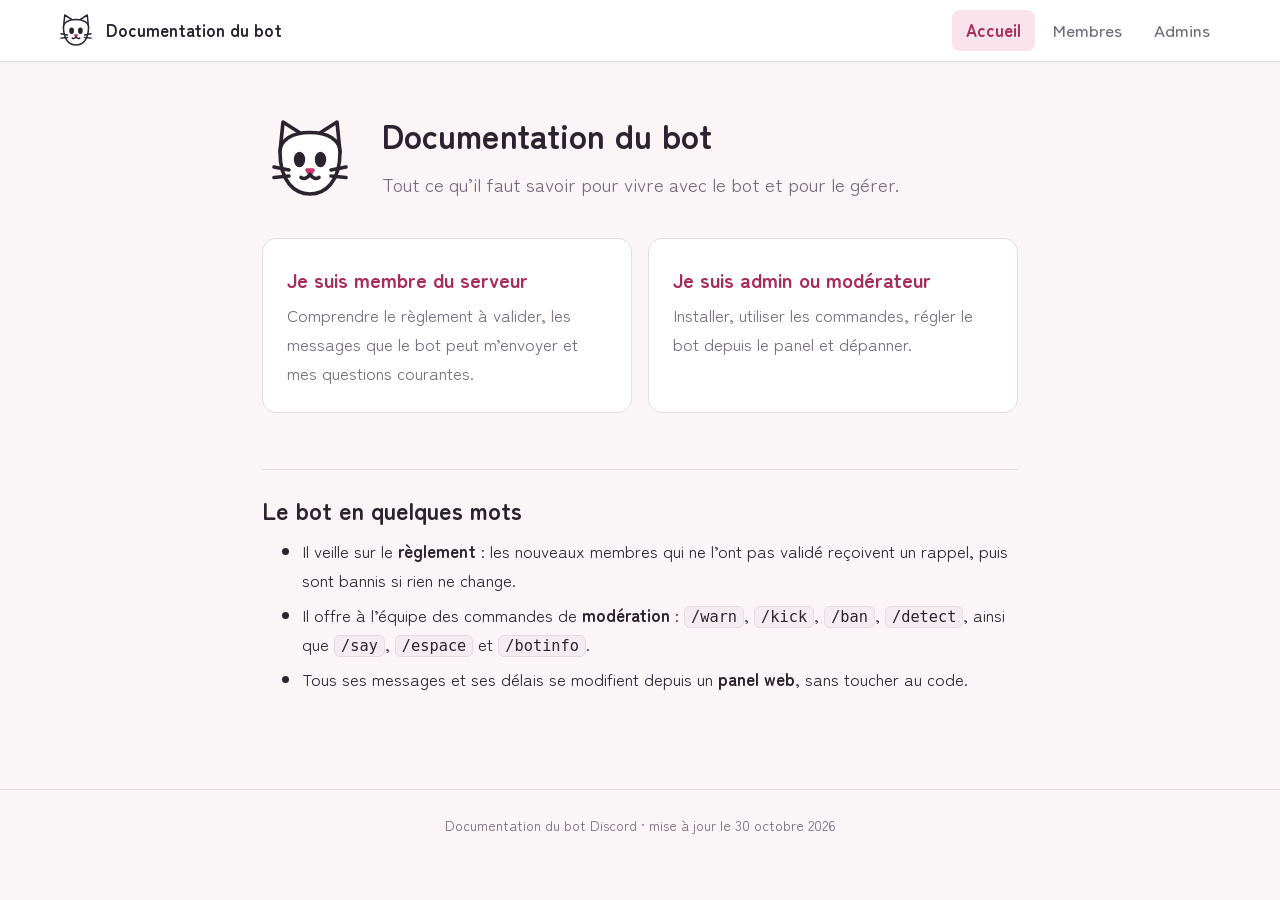
<file: docs/index.html>
<!DOCTYPE html>
<html lang="fr">
<head>
<meta charset="utf-8">
<meta name="viewport" content="width=device-width, initial-scale=1">
<title>Documentation du bot</title>
<meta name="description" content="Guides pour les membres et pour les admins du bot Discord et de son panel.">
<link rel="preconnect" href="https://fonts.googleapis.com">
<link rel="preconnect" href="https://fonts.gstatic.com" crossorigin>
<link rel="stylesheet" href="https://fonts.googleapis.com/css2?family=Zen+Maru+Gothic:wght@400;500;700&amp;display=swap">
<link rel="stylesheet" href="style.css">
</head>
<body>
<header class="top">
<a class="brand" href="index.html"><span class="neko"><svg viewBox="0 0 64 64" fill="none" stroke="currentColor" stroke-width="2.4" stroke-linecap="round" stroke-linejoin="round" aria-hidden="true"><path d="M12 28 14 8 28 17M52 28 50 8 36 17"/><path d="M12 28C12 48 22 56 32 56 42 56 52 48 52 28 52 20 44 15 32 15 20 15 12 20 12 28Z" fill="var(--surface)"/><ellipse cx="25" cy="33" rx="2.6" ry="4" fill="currentColor"/><ellipse cx="39" cy="33" rx="2.6" ry="4" fill="currentColor"/><path d="M30 40h4l-2 3z" fill="var(--accent)" stroke="var(--accent)"/><path d="M32 43Q29 47 26 45M32 43Q35 47 38 45M8 38l10 2M8 45l10-1M56 38l-10 2M56 45l-10-1"/></svg></span><span>Documentation du bot</span></a>
<nav aria-label="Navigation"><a href="index.html" aria-current="page">Accueil</a><a href="membres.html">Membres</a><a href="admins.html">Admins</a></nav>
</header>
<main class="doc">

<div class="hero"><span class="neko"><svg viewBox="0 0 64 64" fill="none" stroke="currentColor" stroke-width="2.4" stroke-linecap="round" stroke-linejoin="round" aria-hidden="true"><path d="M12 28 14 8 28 17M52 28 50 8 36 17"/><path d="M12 28C12 48 22 56 32 56 42 56 52 48 52 28 52 20 44 15 32 15 20 15 12 20 12 28Z" fill="var(--surface)"/><ellipse cx="25" cy="33" rx="2.6" ry="4" fill="currentColor"/><ellipse cx="39" cy="33" rx="2.6" ry="4" fill="currentColor"/><path d="M30 40h4l-2 3z" fill="var(--accent)" stroke="var(--accent)"/><path d="M32 43Q29 47 26 45M32 43Q35 47 38 45M8 38l10 2M8 45l10-1M56 38l-10 2M56 45l-10-1"/></svg></span><div><h1>Documentation du bot</h1>
<p class="lead" style="margin:0">Tout ce qu’il faut savoir pour vivre avec le bot et pour le gérer.</p></div></div>
<div class="choices">
<a class="choice" href="membres.html"><strong>Je suis membre du serveur</strong><span>Comprendre le règlement à valider, les messages que le bot peut m’envoyer et mes questions courantes.</span></a>
<a class="choice" href="admins.html"><strong>Je suis admin ou modérateur</strong><span>Installer, utiliser les commandes, régler le bot depuis le panel et dépanner.</span></a>
</div>
<h2>Le bot en quelques mots</h2>
<ul>
<li>Il veille sur le <strong>règlement</strong> : les nouveaux membres qui ne l’ont pas validé reçoivent un rappel, puis sont bannis si rien ne change.</li>
<li>Il offre à l’équipe des commandes de <strong>modération</strong> : <code>/warn</code>, <code>/kick</code>, <code>/ban</code>, <code>/detect</code>, ainsi que <code>/say</code>, <code>/espace</code> et <code>/botinfo</code>.</li>
<li>Tous ses messages et ses délais se modifient depuis un <strong>panel web</strong>, sans toucher au code.</li>
</ul>

</main>
<footer>Documentation du bot Discord · mise à jour le 30 octobre 2026</footer>
</body>
</html>
</file>
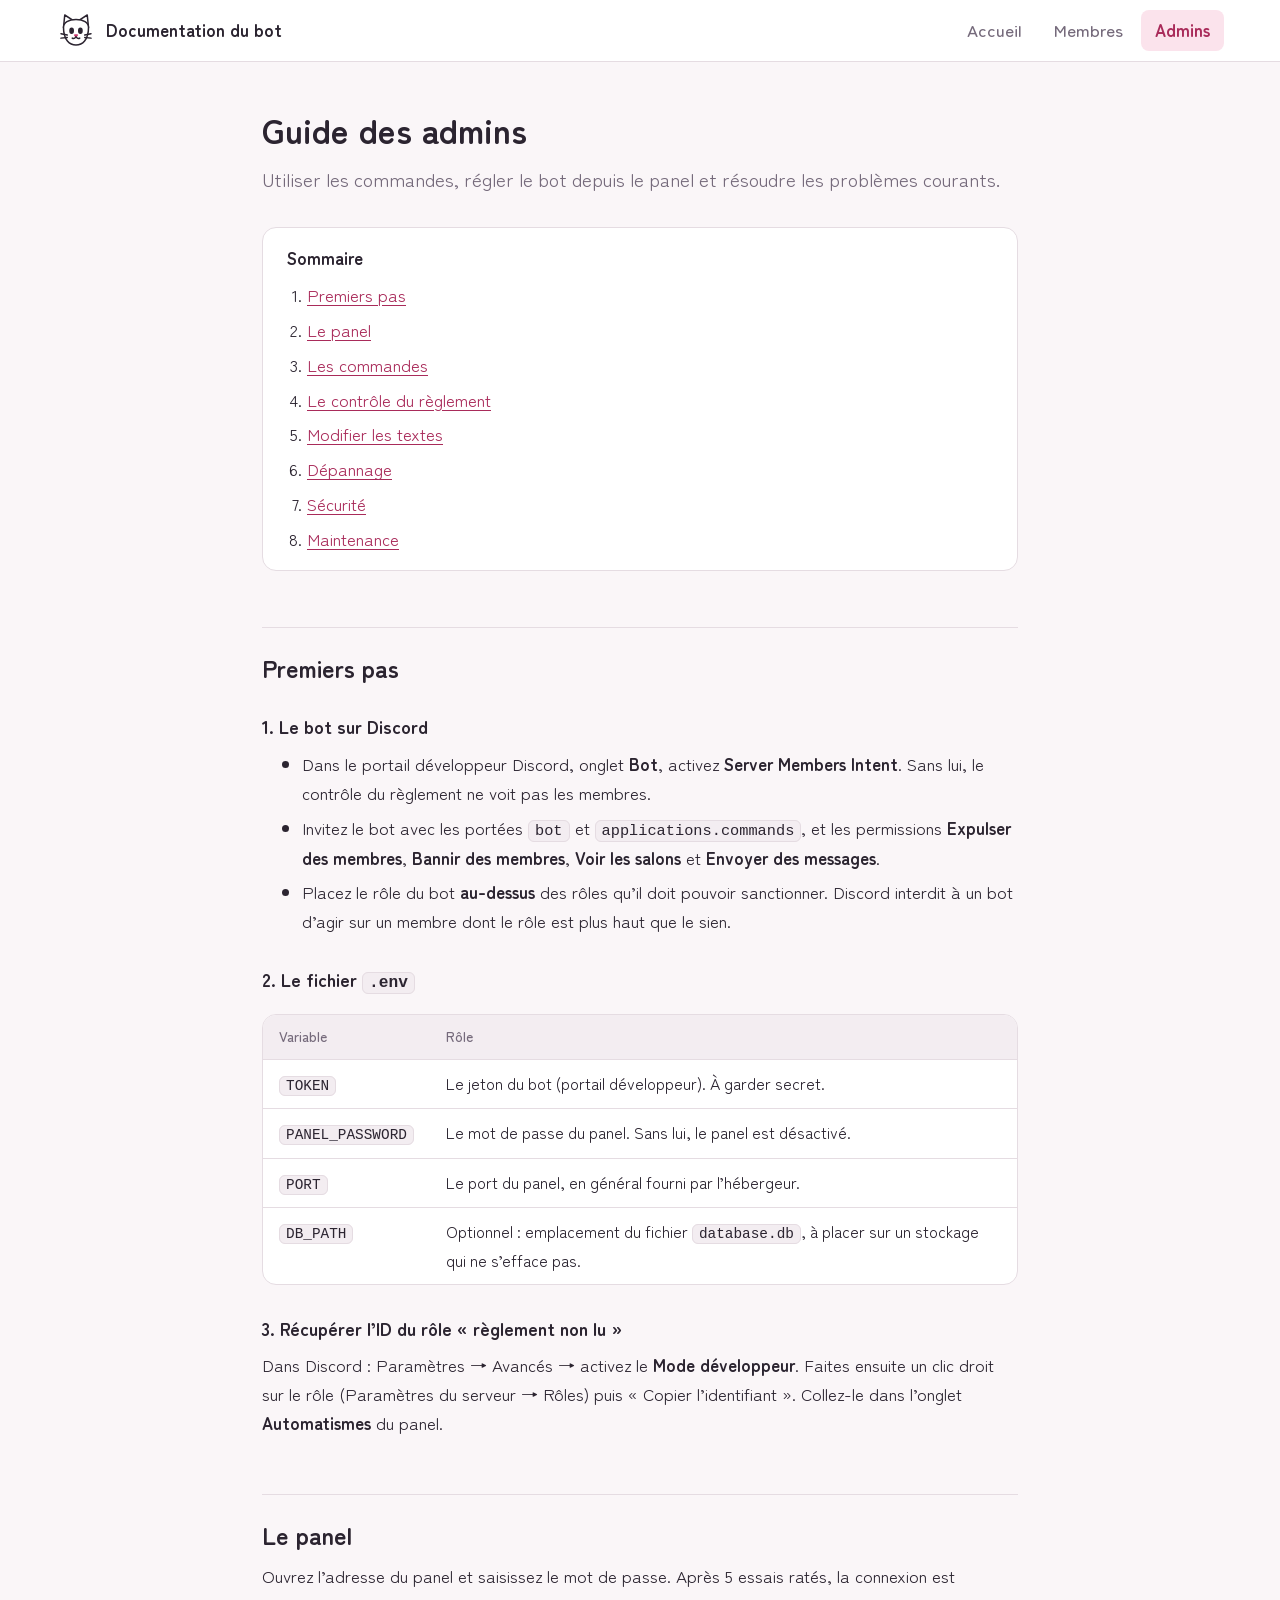
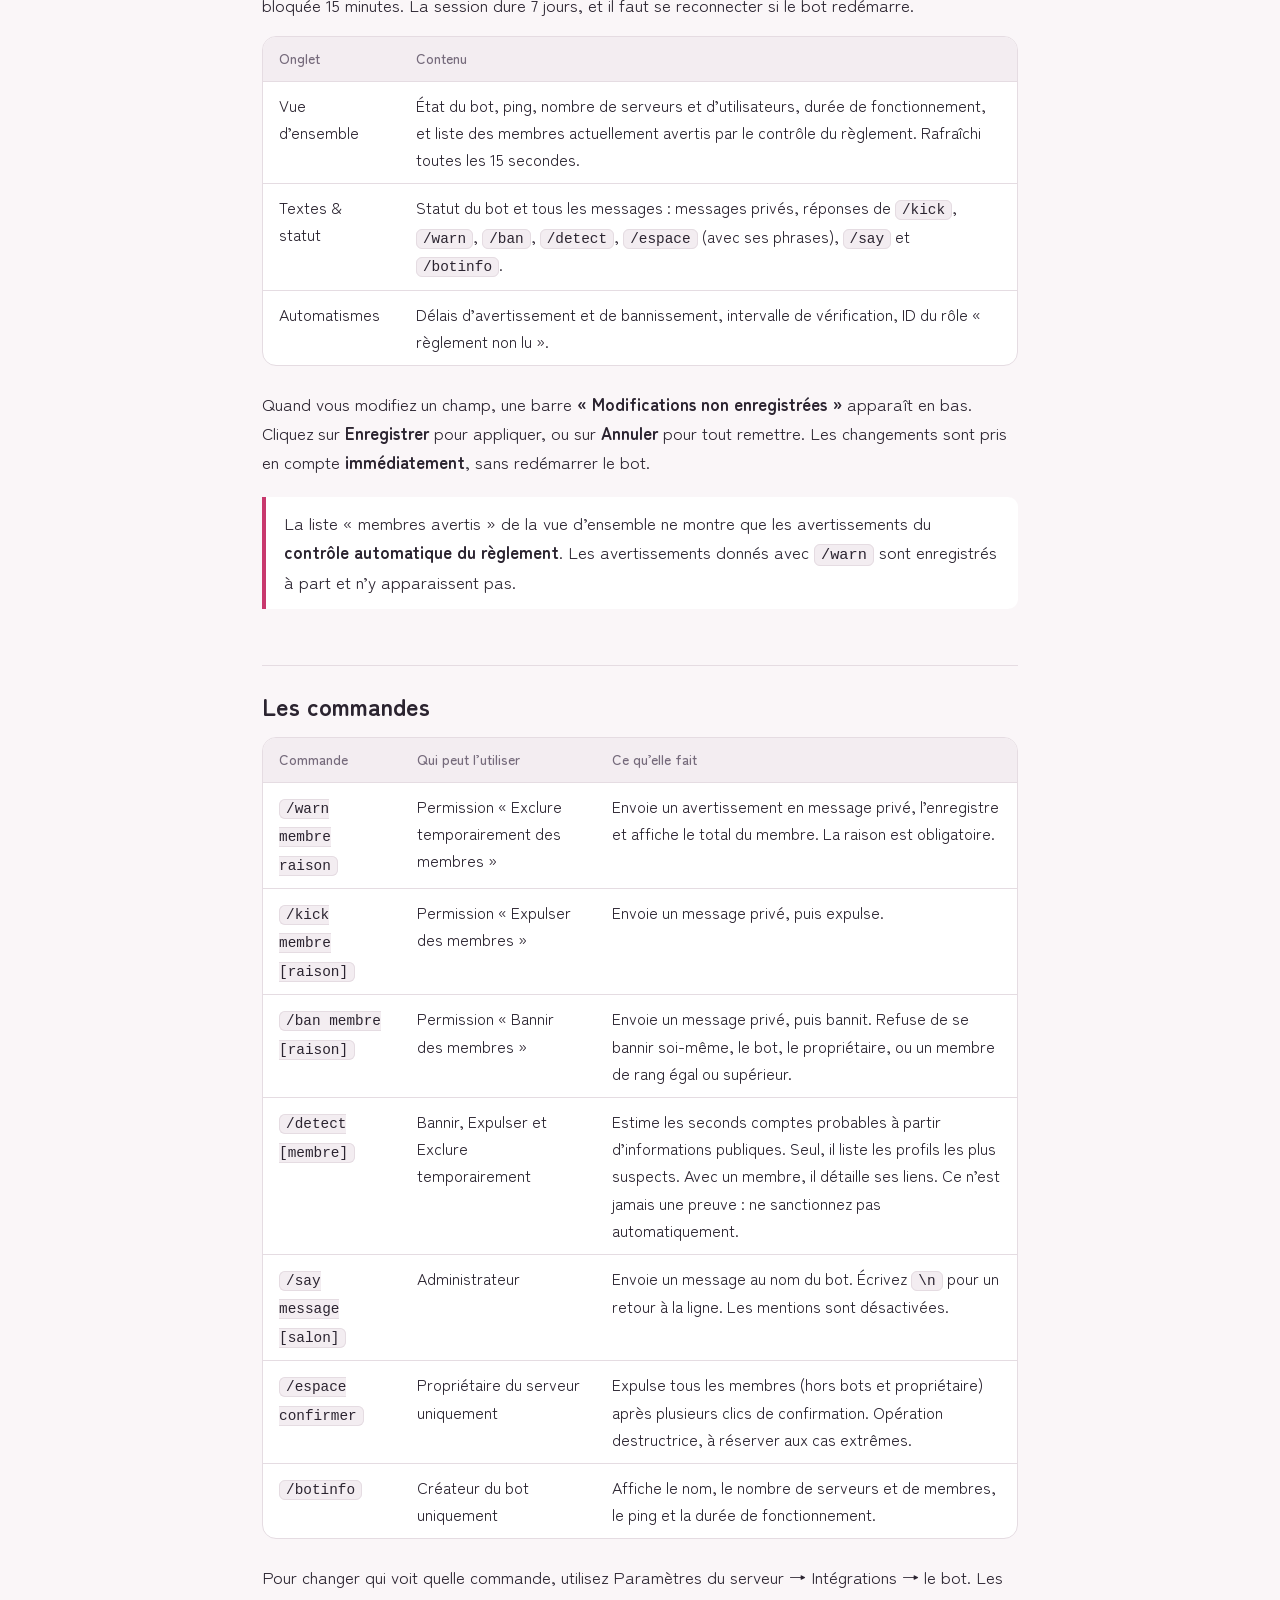
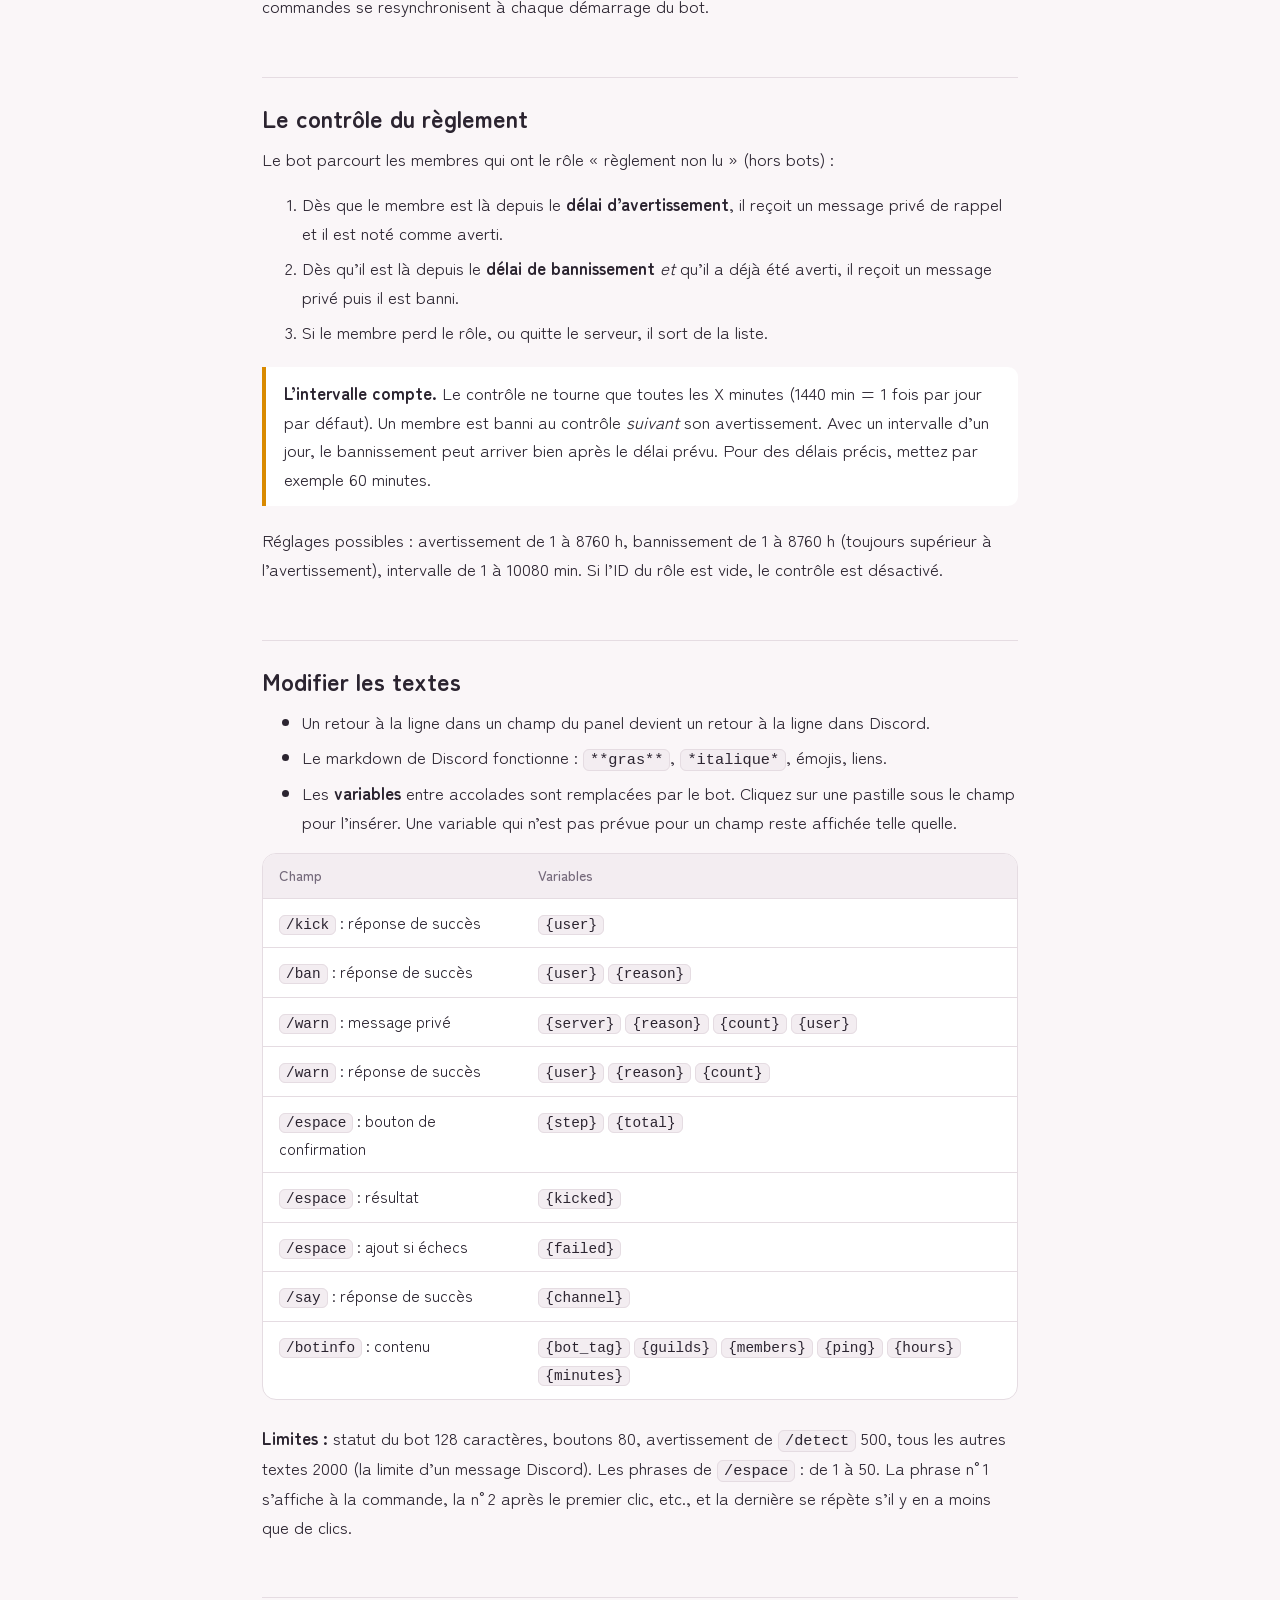
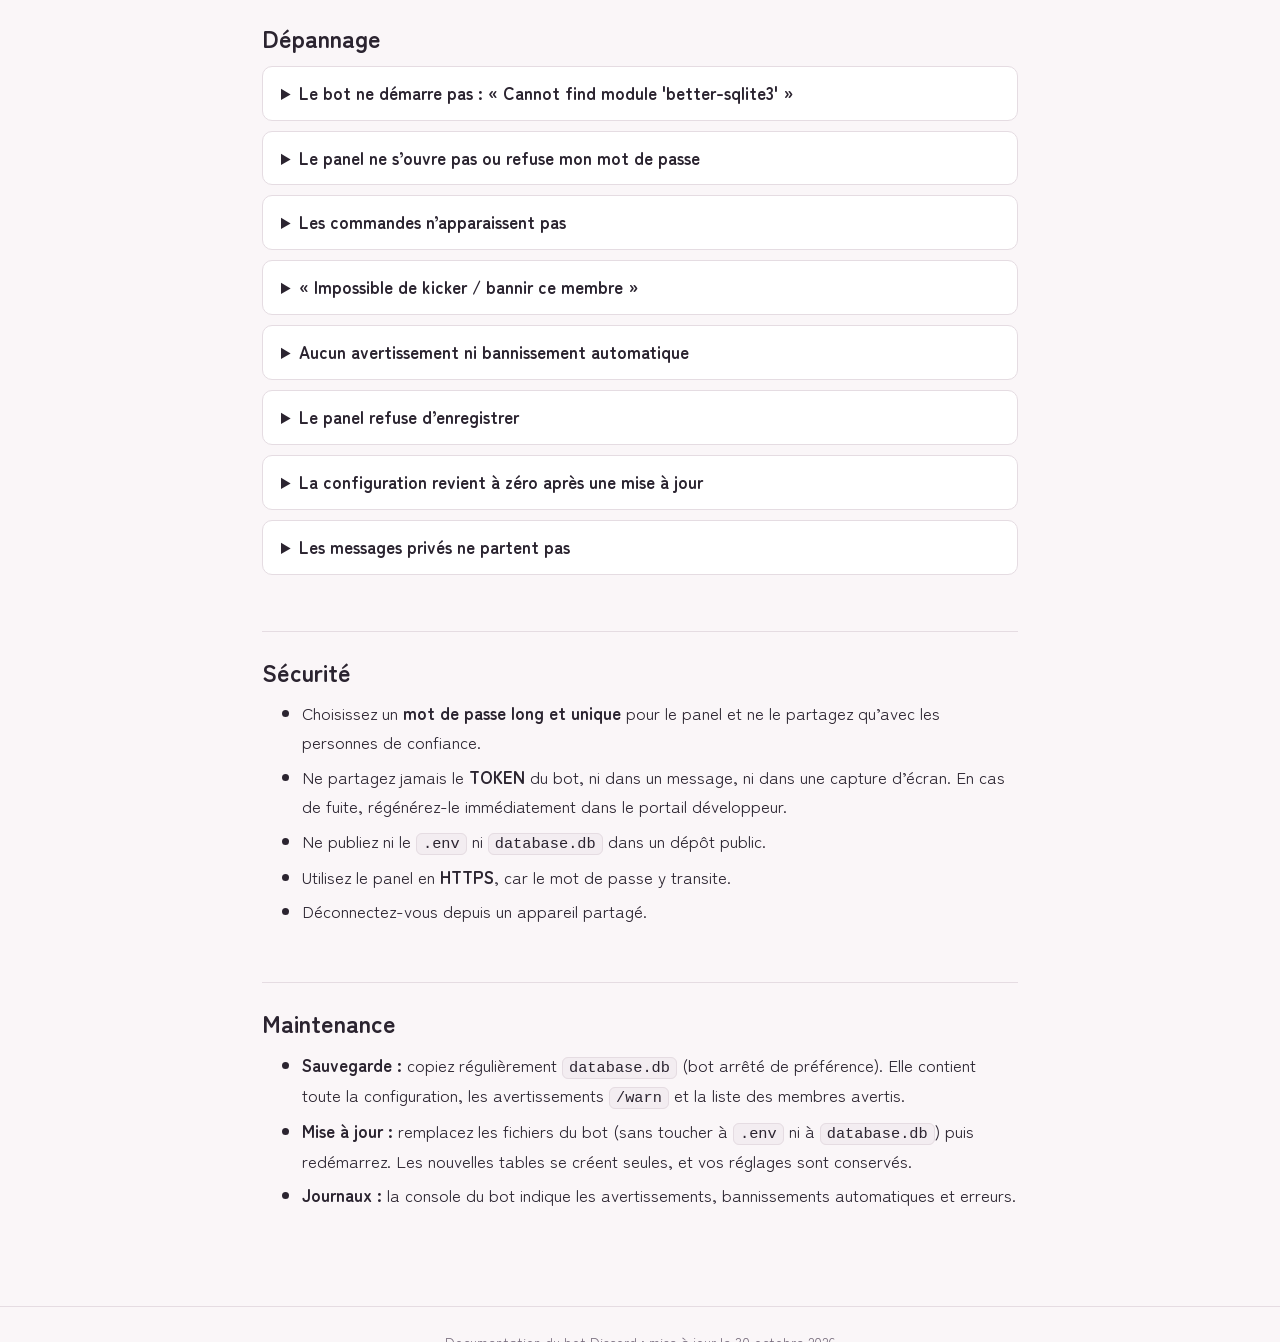
<file: docs/admins.html>
<!DOCTYPE html>
<html lang="fr">
<head>
<meta charset="utf-8">
<meta name="viewport" content="width=device-width, initial-scale=1">
<title>Guide des admins · Documentation du bot</title>
<meta name="description" content="Installer, utiliser et régler le bot et son panel.">
<link rel="preconnect" href="https://fonts.googleapis.com">
<link rel="preconnect" href="https://fonts.gstatic.com" crossorigin>
<link rel="stylesheet" href="https://fonts.googleapis.com/css2?family=Zen+Maru+Gothic:wght@400;500;700&amp;display=swap">
<link rel="stylesheet" href="style.css">
</head>
<body>
<header class="top">
<a class="brand" href="index.html"><span class="neko"><svg viewBox="0 0 64 64" fill="none" stroke="currentColor" stroke-width="2.4" stroke-linecap="round" stroke-linejoin="round" aria-hidden="true"><path d="M12 28 14 8 28 17M52 28 50 8 36 17"/><path d="M12 28C12 48 22 56 32 56 42 56 52 48 52 28 52 20 44 15 32 15 20 15 12 20 12 28Z" fill="var(--surface)"/><ellipse cx="25" cy="33" rx="2.6" ry="4" fill="currentColor"/><ellipse cx="39" cy="33" rx="2.6" ry="4" fill="currentColor"/><path d="M30 40h4l-2 3z" fill="var(--accent)" stroke="var(--accent)"/><path d="M32 43Q29 47 26 45M32 43Q35 47 38 45M8 38l10 2M8 45l10-1M56 38l-10 2M56 45l-10-1"/></svg></span><span>Documentation du bot</span></a>
<nav aria-label="Navigation"><a href="index.html">Accueil</a><a href="membres.html">Membres</a><a href="admins.html" aria-current="page">Admins</a></nav>
</header>
<main class="doc">

<h1>Guide des admins</h1>
<p class="lead">Utiliser les commandes, régler le bot depuis le panel et résoudre les problèmes courants.</p>

<div class="toc"><strong>Sommaire</strong><ol>
<li><a href="#demarrage">Premiers pas</a></li>
<li><a href="#panel">Le panel</a></li>
<li><a href="#commandes">Les commandes</a></li>
<li><a href="#reglement">Le contrôle du règlement</a></li>
<li><a href="#textes">Modifier les textes</a></li>
<li><a href="#depannage">Dépannage</a></li>
<li><a href="#securite">Sécurité</a></li>
<li><a href="#maintenance">Maintenance</a></li>
</ol></div>

<h2 id="demarrage">Premiers pas</h2>
<h3>1. Le bot sur Discord</h3>
<ul>
<li>Dans le portail développeur Discord, onglet <strong>Bot</strong>, activez <strong>Server Members Intent</strong>. Sans lui, le contrôle du règlement ne voit pas les membres.</li>
<li>Invitez le bot avec les portées <code>bot</code> et <code>applications.commands</code>, et les permissions <strong>Expulser des membres</strong>, <strong>Bannir des membres</strong>, <strong>Voir les salons</strong> et <strong>Envoyer des messages</strong>.</li>
<li>Placez le rôle du bot <strong>au-dessus</strong> des rôles qu’il doit pouvoir sanctionner. Discord interdit à un bot d’agir sur un membre dont le rôle est plus haut que le sien.</li>
</ul>
<h3>2. Le fichier <code>.env</code></h3>
<div class="tablewrap"><table>
<thead><tr><th>Variable</th><th>Rôle</th></tr></thead>
<tbody>
<tr><td><code>TOKEN</code></td><td>Le jeton du bot (portail développeur). À garder secret.</td></tr>
<tr><td><code>PANEL_PASSWORD</code></td><td>Le mot de passe du panel. Sans lui, le panel est désactivé.</td></tr>
<tr><td><code>PORT</code></td><td>Le port du panel, en général fourni par l’hébergeur.</td></tr>
<tr><td><code>DB_PATH</code></td><td>Optionnel : emplacement du fichier <code>database.db</code>, à placer sur un stockage qui ne s’efface pas.</td></tr>
</tbody></table></div>
<h3>3. Récupérer l’ID du rôle « règlement non lu »</h3>
<p>Dans Discord : Paramètres → Avancés → activez le <strong>Mode développeur</strong>. Faites ensuite un clic droit sur le rôle (Paramètres du serveur → Rôles) puis « Copier l’identifiant ». Collez-le dans l’onglet <strong>Automatismes</strong> du panel.</p>

<h2 id="panel">Le panel</h2>
<p>Ouvrez l’adresse du panel et saisissez le mot de passe. Après 5 essais ratés, la connexion est bloquée 15 minutes. La session dure 7 jours, et il faut se reconnecter si le bot redémarre.</p>
<div class="tablewrap"><table>
<thead><tr><th>Onglet</th><th>Contenu</th></tr></thead>
<tbody>
<tr><td>Vue d’ensemble</td><td>État du bot, ping, nombre de serveurs et d’utilisateurs, durée de fonctionnement, et liste des membres actuellement avertis par le contrôle du règlement. Rafraîchi toutes les 15 secondes.</td></tr>
<tr><td>Textes &amp; statut</td><td>Statut du bot et tous les messages : messages privés, réponses de <code>/kick</code>, <code>/warn</code>, <code>/ban</code>, <code>/detect</code>, <code>/espace</code> (avec ses phrases), <code>/say</code> et <code>/botinfo</code>.</td></tr>
<tr><td>Automatismes</td><td>Délais d’avertissement et de bannissement, intervalle de vérification, ID du rôle « règlement non lu ».</td></tr>
</tbody></table></div>
<p>Quand vous modifiez un champ, une barre <strong>« Modifications non enregistrées »</strong> apparaît en bas. Cliquez sur <strong>Enregistrer</strong> pour appliquer, ou sur <strong>Annuler</strong> pour tout remettre. Les changements sont pris en compte <strong>immédiatement</strong>, sans redémarrer le bot.</p>
<div class="callout"><p>La liste « membres avertis » de la vue d’ensemble ne montre que les avertissements du <strong>contrôle automatique du règlement</strong>. Les avertissements donnés avec <code>/warn</code> sont enregistrés à part et n’y apparaissent pas.</p></div>

<h2 id="commandes">Les commandes</h2>
<div class="tablewrap"><table>
<thead><tr><th>Commande</th><th>Qui peut l’utiliser</th><th>Ce qu’elle fait</th></tr></thead>
<tbody>
<tr><td><code>/warn membre raison</code></td><td>Permission « Exclure temporairement des membres »</td><td>Envoie un avertissement en message privé, l’enregistre et affiche le total du membre. La raison est obligatoire.</td></tr>
<tr><td><code>/kick membre [raison]</code></td><td>Permission « Expulser des membres »</td><td>Envoie un message privé, puis expulse.</td></tr>
<tr><td><code>/ban membre [raison]</code></td><td>Permission « Bannir des membres »</td><td>Envoie un message privé, puis bannit. Refuse de se bannir soi-même, le bot, le propriétaire, ou un membre de rang égal ou supérieur.</td></tr>
<tr><td><code>/detect [membre]</code></td><td>Bannir, Expulser et Exclure temporairement</td><td>Estime les seconds comptes probables à partir d’informations publiques. Seul, il liste les profils les plus suspects. Avec un membre, il détaille ses liens. Ce n’est jamais une preuve : ne sanctionnez pas automatiquement.</td></tr>
<tr><td><code>/say message [salon]</code></td><td>Administrateur</td><td>Envoie un message au nom du bot. Écrivez <code>\n</code> pour un retour à la ligne. Les mentions sont désactivées.</td></tr>
<tr><td><code>/espace confirmer</code></td><td>Propriétaire du serveur uniquement</td><td>Expulse tous les membres (hors bots et propriétaire) après plusieurs clics de confirmation. Opération destructrice, à réserver aux cas extrêmes.</td></tr>
<tr><td><code>/botinfo</code></td><td>Créateur du bot uniquement</td><td>Affiche le nom, le nombre de serveurs et de membres, le ping et la durée de fonctionnement.</td></tr>
</tbody></table></div>
<p>Pour changer qui voit quelle commande, utilisez Paramètres du serveur → Intégrations → le bot. Les commandes se resynchronisent à chaque démarrage du bot.</p>

<h2 id="reglement">Le contrôle du règlement</h2>
<p>Le bot parcourt les membres qui ont le rôle « règlement non lu » (hors bots) :</p>
<ol>
<li>Dès que le membre est là depuis le <strong>délai d’avertissement</strong>, il reçoit un message privé de rappel et il est noté comme averti.</li>
<li>Dès qu’il est là depuis le <strong>délai de bannissement</strong> <em>et</em> qu’il a déjà été averti, il reçoit un message privé puis il est banni.</li>
<li>Si le membre perd le rôle, ou quitte le serveur, il sort de la liste.</li>
</ol>
<div class="callout warn"><p><strong>L’intervalle compte.</strong> Le contrôle ne tourne que toutes les X minutes (1440 min = 1 fois par jour par défaut). Un membre est banni au contrôle <em>suivant</em> son avertissement. Avec un intervalle d’un jour, le bannissement peut arriver bien après le délai prévu. Pour des délais précis, mettez par exemple 60 minutes.</p></div>
<p>Réglages possibles : avertissement de 1 à 8760 h, bannissement de 1 à 8760 h (toujours supérieur à l’avertissement), intervalle de 1 à 10080 min. Si l’ID du rôle est vide, le contrôle est désactivé.</p>

<h2 id="textes">Modifier les textes</h2>
<ul>
<li>Un retour à la ligne dans un champ du panel devient un retour à la ligne dans Discord.</li>
<li>Le markdown de Discord fonctionne : <code>**gras**</code>, <code>*italique*</code>, émojis, liens.</li>
<li>Les <strong>variables</strong> entre accolades sont remplacées par le bot. Cliquez sur une pastille sous le champ pour l’insérer. Une variable qui n’est pas prévue pour un champ reste affichée telle quelle.</li>
</ul>
<div class="tablewrap"><table>
<thead><tr><th>Champ</th><th>Variables</th></tr></thead>
<tbody>
<tr><td><code>/kick</code> : réponse de succès</td><td><code>{user}</code></td></tr>
<tr><td><code>/ban</code> : réponse de succès</td><td><code>{user}</code> <code>{reason}</code></td></tr>
<tr><td><code>/warn</code> : message privé</td><td><code>{server}</code> <code>{reason}</code> <code>{count}</code> <code>{user}</code></td></tr>
<tr><td><code>/warn</code> : réponse de succès</td><td><code>{user}</code> <code>{reason}</code> <code>{count}</code></td></tr>
<tr><td><code>/espace</code> : bouton de confirmation</td><td><code>{step}</code> <code>{total}</code></td></tr>
<tr><td><code>/espace</code> : résultat</td><td><code>{kicked}</code></td></tr>
<tr><td><code>/espace</code> : ajout si échecs</td><td><code>{failed}</code></td></tr>
<tr><td><code>/say</code> : réponse de succès</td><td><code>{channel}</code></td></tr>
<tr><td><code>/botinfo</code> : contenu</td><td><code>{bot_tag}</code> <code>{guilds}</code> <code>{members}</code> <code>{ping}</code> <code>{hours}</code> <code>{minutes}</code></td></tr>
</tbody></table></div>
<p><strong>Limites :</strong> statut du bot 128 caractères, boutons 80, avertissement de <code>/detect</code> 500, tous les autres textes 2000 (la limite d’un message Discord). Les phrases de <code>/espace</code> : de 1 à 50. La phrase n°1 s’affiche à la commande, la n°2 après le premier clic, etc., et la dernière se répète s’il y en a moins que de clics.</p>

<h2 id="depannage">Dépannage</h2>
<details><summary>Le bot ne démarre pas : « Cannot find module 'better-sqlite3' »</summary>
<p>Avec Node 24, il faut <code>better-sqlite3</code> en version 12 ou plus. Vérifiez <code>package.json</code>, supprimez <code>node_modules</code> puis relancez l’installation des paquets.</p></details>
<details><summary>Le panel ne s’ouvre pas ou refuse mon mot de passe</summary>
<p>Si <code>PANEL_PASSWORD</code> est absent du <code>.env</code>, le panel est désactivé et la console le signale. Après 5 erreurs, patientez 15 minutes. Mot de passe oublié : changez-le dans le <code>.env</code> et redémarrez.</p></details>
<details><summary>Les commandes n’apparaissent pas</summary>
<p>Redémarrez le bot, elles se resynchronisent au démarrage. Vérifiez que le bot a été invité avec la portée <code>applications.commands</code>.</p></details>
<details><summary>« Impossible de kicker / bannir ce membre »</summary>
<p>Le rôle du bot doit être plus haut que celui du membre dans Paramètres du serveur → Rôles. Le propriétaire du serveur ne peut jamais être sanctionné.</p></details>
<details><summary>Aucun avertissement ni bannissement automatique</summary>
<p>Vérifiez dans l’ordre : l’ID du rôle est renseigné et correct, Server Members Intent est activé, l’intervalle de vérification n’est pas trop long, et le membre a bien le rôle « règlement non lu ». Rappel : le bannissement exige un avertissement préalable.</p></details>
<details><summary>Le panel refuse d’enregistrer</summary>
<p>Un message rouge dans la barre du bas explique le champ à corriger. Cas courant : le délai de bannissement n’est pas supérieur au délai d’avertissement, ou un champ est vide.</p></details>
<details><summary>La configuration revient à zéro après une mise à jour</summary>
<p>Le fichier <code>database.db</code> a été effacé. Placez-le sur un stockage persistant (variable <code>DB_PATH</code>) et ne le supprimez pas lors des mises à jour.</p></details>
<details><summary>Les messages privés ne partent pas</summary>
<p>Le membre a fermé ses messages privés. Le bot l’ignore et poursuit l’action (sanction ou enregistrement) ; <code>/warn</code> et <code>/detect</code> le signalent dans leur réponse.</p></details>

<h2 id="securite">Sécurité</h2>
<ul>
<li>Choisissez un <strong>mot de passe long et unique</strong> pour le panel et ne le partagez qu’avec les personnes de confiance.</li>
<li>Ne partagez jamais le <strong>TOKEN</strong> du bot, ni dans un message, ni dans une capture d’écran. En cas de fuite, régénérez-le immédiatement dans le portail développeur.</li>
<li>Ne publiez ni le <code>.env</code> ni <code>database.db</code> dans un dépôt public.</li>
<li>Utilisez le panel en <strong>HTTPS</strong>, car le mot de passe y transite.</li>
<li>Déconnectez-vous depuis un appareil partagé.</li>
</ul>

<h2 id="maintenance">Maintenance</h2>
<ul>
<li><strong>Sauvegarde :</strong> copiez régulièrement <code>database.db</code> (bot arrêté de préférence). Elle contient toute la configuration, les avertissements <code>/warn</code> et la liste des membres avertis.</li>
<li><strong>Mise à jour :</strong> remplacez les fichiers du bot (sans toucher à <code>.env</code> ni à <code>database.db</code>) puis redémarrez. Les nouvelles tables se créent seules, et vos réglages sont conservés.</li>
<li><strong>Journaux :</strong> la console du bot indique les avertissements, bannissements automatiques et erreurs.</li>
</ul>

</main>
<footer>Documentation du bot Discord · mise à jour le 30 octobre 2026</footer>
</body>
</html>
</file>
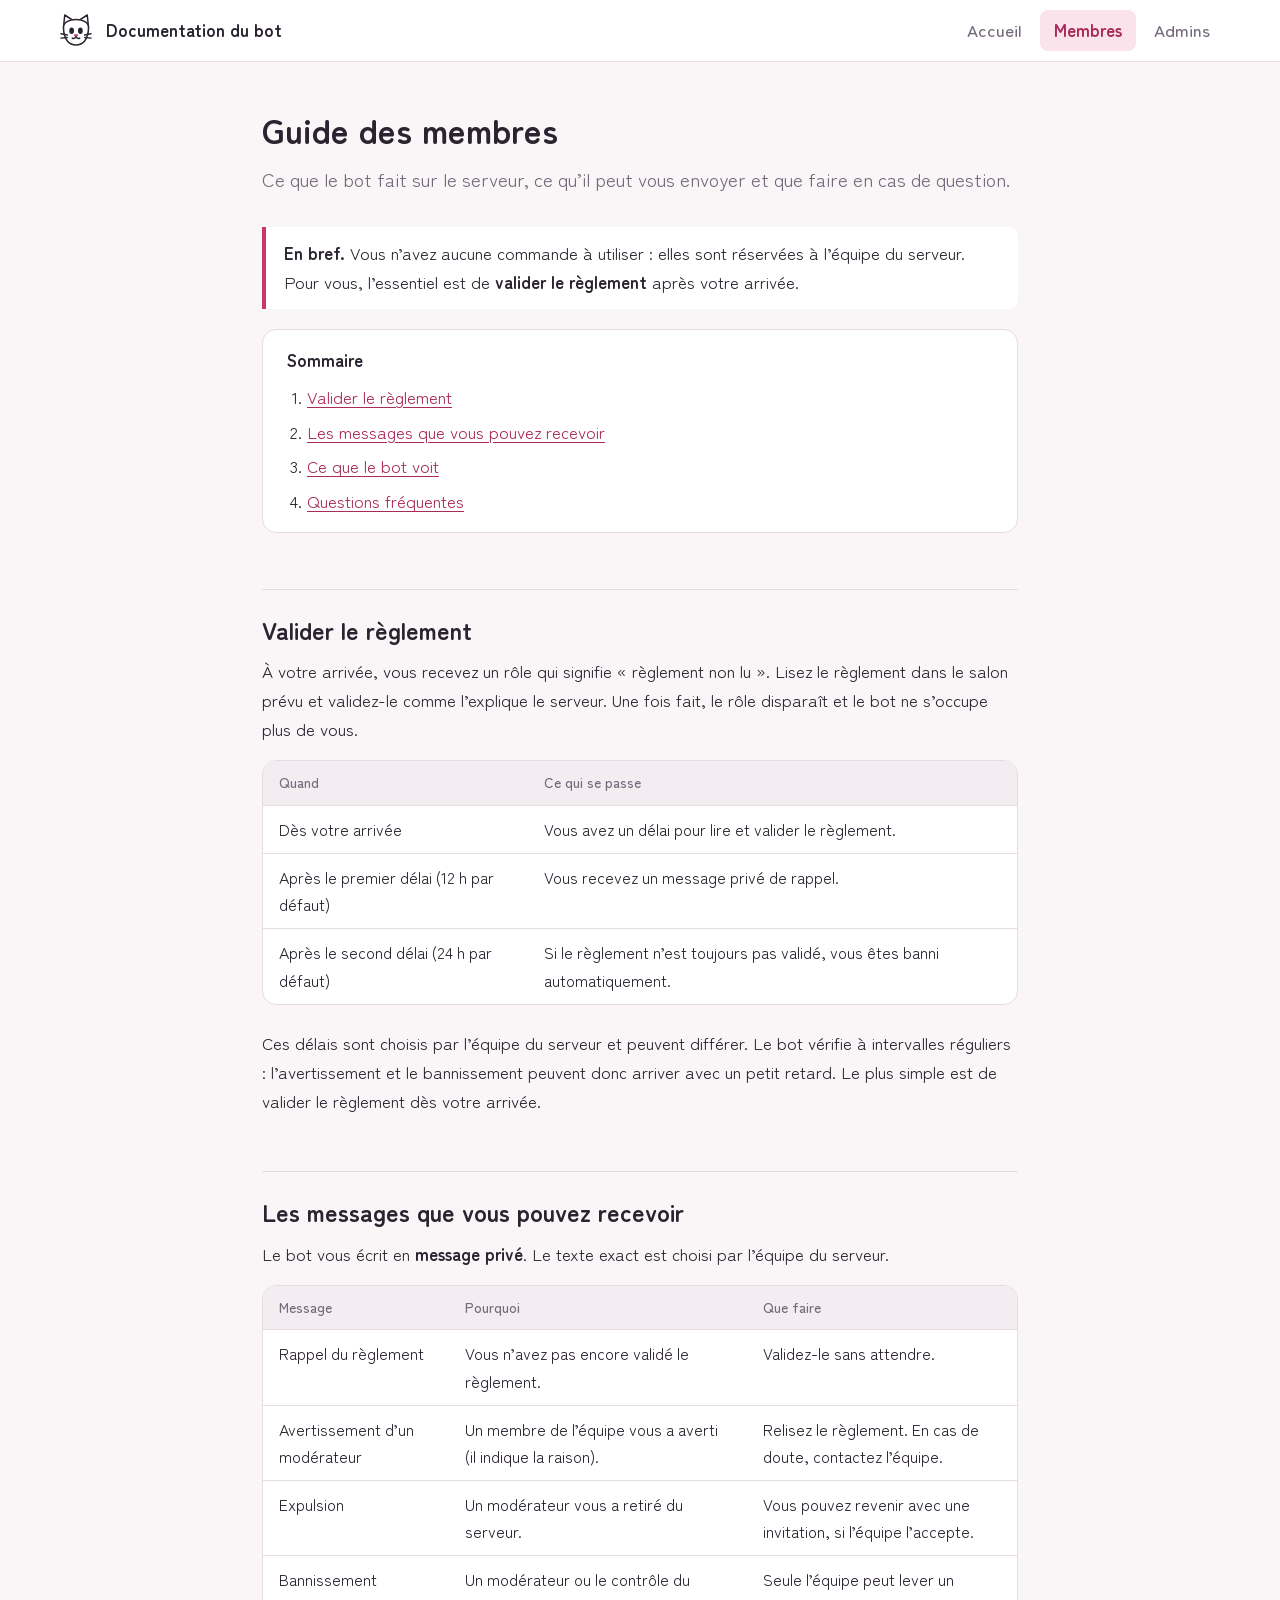
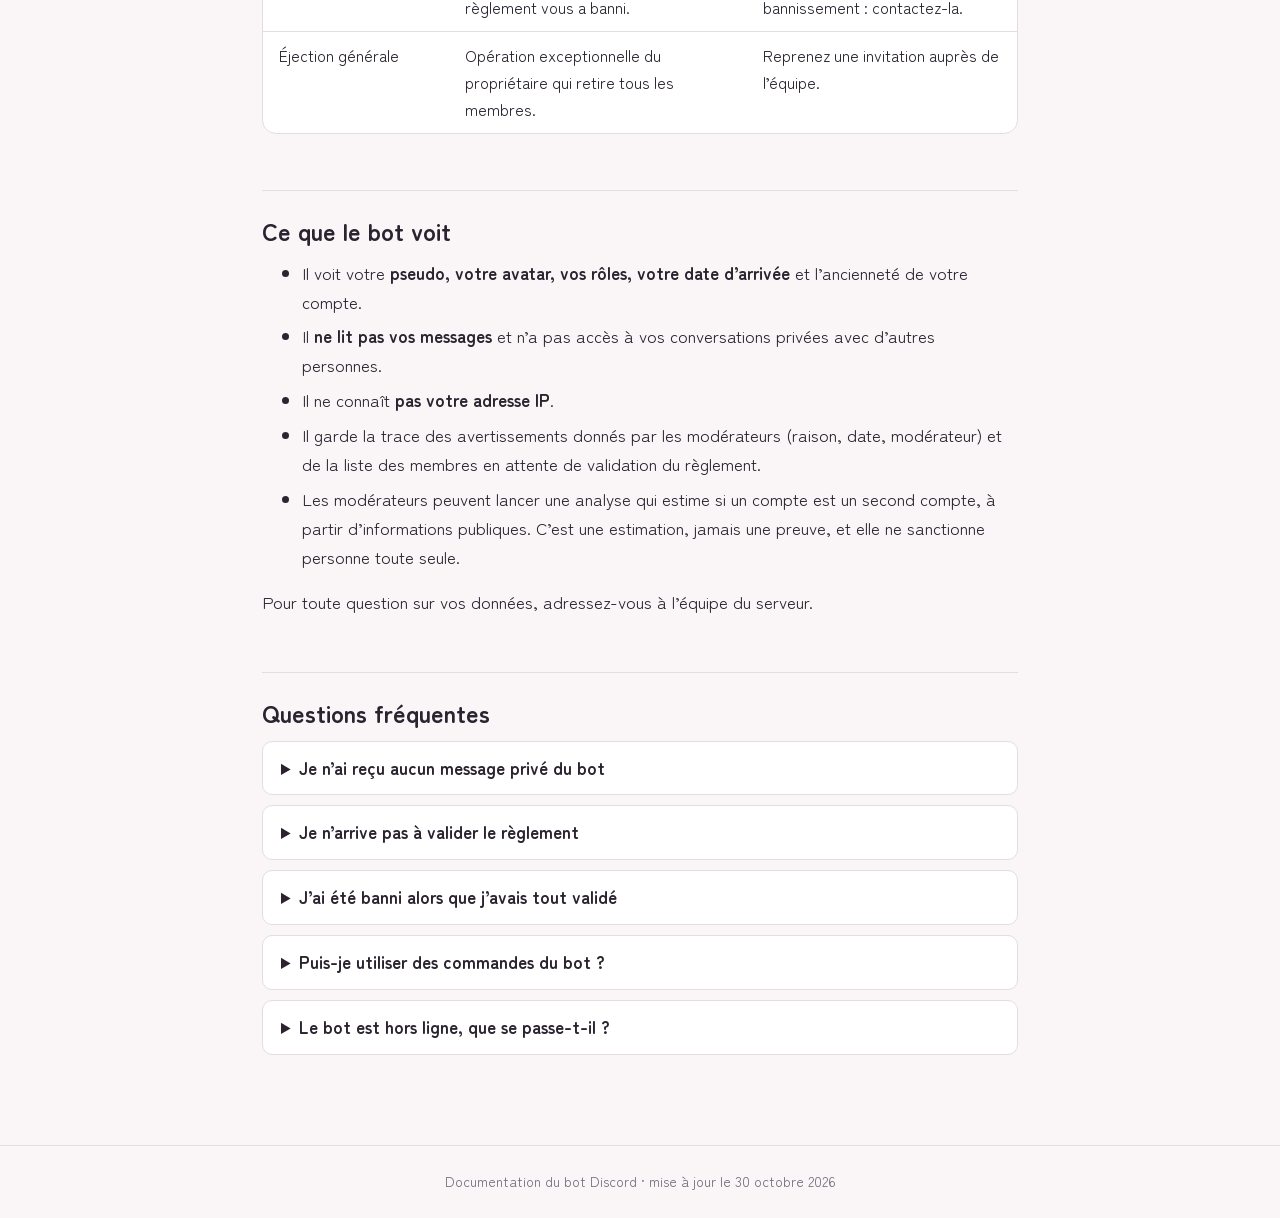
<file: docs/membres.html>
<!DOCTYPE html>
<html lang="fr">
<head>
<meta charset="utf-8">
<meta name="viewport" content="width=device-width, initial-scale=1">
<title>Guide des membres · Documentation du bot</title>
<meta name="description" content="Ce que le bot fait pour les membres du serveur.">
<link rel="preconnect" href="https://fonts.googleapis.com">
<link rel="preconnect" href="https://fonts.gstatic.com" crossorigin>
<link rel="stylesheet" href="https://fonts.googleapis.com/css2?family=Zen+Maru+Gothic:wght@400;500;700&amp;display=swap">
<link rel="stylesheet" href="style.css">
</head>
<body>
<header class="top">
<a class="brand" href="index.html"><span class="neko"><svg viewBox="0 0 64 64" fill="none" stroke="currentColor" stroke-width="2.4" stroke-linecap="round" stroke-linejoin="round" aria-hidden="true"><path d="M12 28 14 8 28 17M52 28 50 8 36 17"/><path d="M12 28C12 48 22 56 32 56 42 56 52 48 52 28 52 20 44 15 32 15 20 15 12 20 12 28Z" fill="var(--surface)"/><ellipse cx="25" cy="33" rx="2.6" ry="4" fill="currentColor"/><ellipse cx="39" cy="33" rx="2.6" ry="4" fill="currentColor"/><path d="M30 40h4l-2 3z" fill="var(--accent)" stroke="var(--accent)"/><path d="M32 43Q29 47 26 45M32 43Q35 47 38 45M8 38l10 2M8 45l10-1M56 38l-10 2M56 45l-10-1"/></svg></span><span>Documentation du bot</span></a>
<nav aria-label="Navigation"><a href="index.html">Accueil</a><a href="membres.html" aria-current="page">Membres</a><a href="admins.html">Admins</a></nav>
</header>
<main class="doc">

<h1>Guide des membres</h1>
<p class="lead">Ce que le bot fait sur le serveur, ce qu’il peut vous envoyer et que faire en cas de question.</p>
<div class="callout"><p><strong>En bref.</strong> Vous n’avez aucune commande à utiliser : elles sont réservées à l’équipe du serveur. Pour vous, l’essentiel est de <strong>valider le règlement</strong> après votre arrivée.</p></div>

<div class="toc"><strong>Sommaire</strong><ol>
<li><a href="#reglement">Valider le règlement</a></li>
<li><a href="#messages">Les messages que vous pouvez recevoir</a></li>
<li><a href="#vie-privee">Ce que le bot voit</a></li>
<li><a href="#faq">Questions fréquentes</a></li>
</ol></div>

<h2 id="reglement">Valider le règlement</h2>
<p>À votre arrivée, vous recevez un rôle qui signifie « règlement non lu ». Lisez le règlement dans le salon prévu et validez-le comme l’explique le serveur. Une fois fait, le rôle disparaît et le bot ne s’occupe plus de vous.</p>
<div class="tablewrap"><table>
<thead><tr><th>Quand</th><th>Ce qui se passe</th></tr></thead>
<tbody>
<tr><td>Dès votre arrivée</td><td>Vous avez un délai pour lire et valider le règlement.</td></tr>
<tr><td>Après le premier délai (12 h par défaut)</td><td>Vous recevez un message privé de rappel.</td></tr>
<tr><td>Après le second délai (24 h par défaut)</td><td>Si le règlement n’est toujours pas validé, vous êtes banni automatiquement.</td></tr>
</tbody></table></div>
<p>Ces délais sont choisis par l’équipe du serveur et peuvent différer. Le bot vérifie à intervalles réguliers : l’avertissement et le bannissement peuvent donc arriver avec un petit retard. Le plus simple est de valider le règlement dès votre arrivée.</p>

<h2 id="messages">Les messages que vous pouvez recevoir</h2>
<p>Le bot vous écrit en <strong>message privé</strong>. Le texte exact est choisi par l’équipe du serveur.</p>
<div class="tablewrap"><table>
<thead><tr><th>Message</th><th>Pourquoi</th><th>Que faire</th></tr></thead>
<tbody>
<tr><td>Rappel du règlement</td><td>Vous n’avez pas encore validé le règlement.</td><td>Validez-le sans attendre.</td></tr>
<tr><td>Avertissement d’un modérateur</td><td>Un membre de l’équipe vous a averti (il indique la raison).</td><td>Relisez le règlement. En cas de doute, contactez l’équipe.</td></tr>
<tr><td>Expulsion</td><td>Un modérateur vous a retiré du serveur.</td><td>Vous pouvez revenir avec une invitation, si l’équipe l’accepte.</td></tr>
<tr><td>Bannissement</td><td>Un modérateur ou le contrôle du règlement vous a banni.</td><td>Seule l’équipe peut lever un bannissement : contactez-la.</td></tr>
<tr><td>Éjection générale</td><td>Opération exceptionnelle du propriétaire qui retire tous les membres.</td><td>Reprenez une invitation auprès de l’équipe.</td></tr>
</tbody></table></div>

<h2 id="vie-privee">Ce que le bot voit</h2>
<ul>
<li>Il voit votre <strong>pseudo, votre avatar, vos rôles, votre date d’arrivée</strong> et l’ancienneté de votre compte.</li>
<li>Il <strong>ne lit pas vos messages</strong> et n’a pas accès à vos conversations privées avec d’autres personnes.</li>
<li>Il ne connaît <strong>pas votre adresse IP</strong>.</li>
<li>Il garde la trace des avertissements donnés par les modérateurs (raison, date, modérateur) et de la liste des membres en attente de validation du règlement.</li>
<li>Les modérateurs peuvent lancer une analyse qui estime si un compte est un second compte, à partir d’informations publiques. C’est une estimation, jamais une preuve, et elle ne sanctionne personne toute seule.</li>
</ul>
<p>Pour toute question sur vos données, adressez-vous à l’équipe du serveur.</p>

<h2 id="faq">Questions fréquentes</h2>
<details><summary>Je n’ai reçu aucun message privé du bot</summary>
<p>Vos messages privés sont peut-être fermés. Dans Discord : paramètres du serveur → « Messages privés » (autoriser les membres du serveur). Même sans message reçu, les règles s’appliquent quand même.</p></details>
<details><summary>Je n’arrive pas à valider le règlement</summary>
<p>Suivez la procédure indiquée dans le salon du règlement. Si ça ne fonctionne pas, prévenez l’équipe rapidement, avant la fin du délai.</p></details>
<details><summary>J’ai été banni alors que j’avais tout validé</summary>
<p>Contactez l’équipe du serveur par un autre moyen que le serveur lui-même, si elle en propose un. Le bot ne peut pas annuler un bannissement : seule l’équipe le peut.</p></details>
<details><summary>Puis-je utiliser des commandes du bot ?</summary>
<p>Non. Les commandes sont réservées aux modérateurs, aux administrateurs et au propriétaire.</p></details>
<details><summary>Le bot est hors ligne, que se passe-t-il ?</summary>
<p>Pendant ce temps, aucun rappel ni bannissement automatique n’est envoyé. Le contrôle reprend dès que le bot revient.</p></details>

</main>
<footer>Documentation du bot Discord · mise à jour le 30 octobre 2026</footer>
</body>
</html>
</file>
<file: docs/style.css>
:root {
  color-scheme: light dark;
  --bg: #faf6f8; --surface: #ffffff; --sunken: #f3edf1; --line: #e5dce2;
  --ink: #2b2430; --muted: #756a7b; --accent: #c8386d; --accent-ink: #a92b5a; --accent-soft: #fbe3ec;
  font-family: "Zen Maru Gothic", "Hiragino Maru Gothic ProN", "Nunito", "Segoe UI", system-ui, sans-serif;
}
@media (prefers-color-scheme: dark) {
  :root { --bg: #17131b; --surface: #211b27; --sunken: #1a1520; --line: #352c3d; --ink: #f0e9f2; --muted: #a89bae; --accent: #ff7aa8; --accent-ink: #ff9bbd; --accent-soft: #3b2230; }
}
* { box-sizing: border-box; }
html { scroll-behavior: smooth; scroll-padding-top: 80px; }
body { margin: 0; background: var(--bg); color: var(--ink); font-size: 17px; line-height: 1.7; }
a { color: var(--accent-ink); text-underline-offset: 3px; }
:focus-visible { outline: 2px solid var(--accent); outline-offset: 2px; }
.neko { display: inline-block; width: 40px; height: 40px; color: var(--ink); flex: none; }
.neko svg { display: block; width: 100%; height: 100%; }

.top { position: sticky; top: 0; z-index: 5; display: flex; flex-wrap: wrap; align-items: center; justify-content: space-between; gap: 8px 24px; padding: 10px clamp(16px, 5vw, 56px); background: var(--surface); border-bottom: 1px solid var(--line); }
.brand { display: flex; align-items: center; gap: 10px; font-weight: 700; color: var(--ink); text-decoration: none; }
.top nav { display: flex; gap: 4px; flex-wrap: wrap; }
.top nav a { padding: 6px 14px; border-radius: 8px; color: var(--muted); text-decoration: none; font-weight: 500; }
.top nav a:hover { background: var(--sunken); color: var(--ink); }
.top nav a[aria-current=page] { background: var(--accent-soft); color: var(--accent-ink); font-weight: 700; }

.doc { max-width: 820px; margin: 0 auto; padding: 48px clamp(16px, 5vw, 32px) 80px; }
h1 { font-size: 34px; line-height: 1.2; margin: 0 0 12px; }
h2 { font-size: 24px; line-height: 1.3; margin: 56px 0 12px; padding-top: 24px; border-top: 1px solid var(--line); }
h3 { font-size: 18px; margin: 28px 0 8px; }
.lead { font-size: 19px; color: var(--muted); margin: 0 0 32px; }
p, ul, ol { margin: 0 0 16px; }
li { margin-bottom: 6px; }
code { background: var(--sunken); border: 1px solid var(--line); border-radius: 6px; padding: 1px 6px; font-size: .9em; font-family: ui-monospace, Consolas, monospace; }
.toc { background: var(--surface); border: 1px solid var(--line); border-radius: 14px; padding: 16px 24px 8px; margin-bottom: 8px; }
.toc ol { padding-left: 20px; margin: 8px 0; }

.callout { border-left: 4px solid var(--accent); background: var(--surface); border-radius: 0 10px 10px 0; padding: 12px 18px; margin: 20px 0; }
.callout > :last-child { margin-bottom: 0; }
.callout.warn { border-left-color: #d98a00; }
.tablewrap { overflow-x: auto; background: var(--surface); border: 1px solid var(--line); border-radius: 14px; margin: 16px 0 24px; }
table { border-collapse: collapse; width: 100%; min-width: 520px; font-size: 16px; }
th, td { text-align: left; padding: 10px 16px; border-bottom: 1px solid var(--line); vertical-align: top; }
th { background: var(--sunken); color: var(--muted); font-weight: 500; font-size: 14px; }
tr:last-child td { border-bottom: 0; }
details { background: var(--surface); border: 1px solid var(--line); border-radius: 10px; padding: 12px 18px; margin-bottom: 10px; }
summary { cursor: pointer; font-weight: 700; }
details[open] summary { margin-bottom: 8px; }
details > :last-child { margin-bottom: 0; }

.hero { display: flex; align-items: center; gap: 24px; margin-bottom: 32px; }
.hero .neko { width: 96px; height: 96px; }
.choices { display: grid; grid-template-columns: repeat(auto-fit, minmax(260px, 1fr)); gap: 16px; margin: 32px 0; }
.choice { display: block; background: var(--surface); border: 1px solid var(--line); border-radius: 14px; padding: 24px; text-decoration: none; color: var(--ink); }
.choice:hover { border-color: var(--accent); }
.choice strong { display: block; font-size: 20px; margin-bottom: 4px; color: var(--accent-ink); }
.choice span { color: var(--muted); }
footer { border-top: 1px solid var(--line); padding: 24px; text-align: center; color: var(--muted); font-size: 14px; }
@media (max-width: 600px) { body { font-size: 16px; } h1 { font-size: 28px; } .hero { flex-direction: column; align-items: flex-start; } }
</file>
